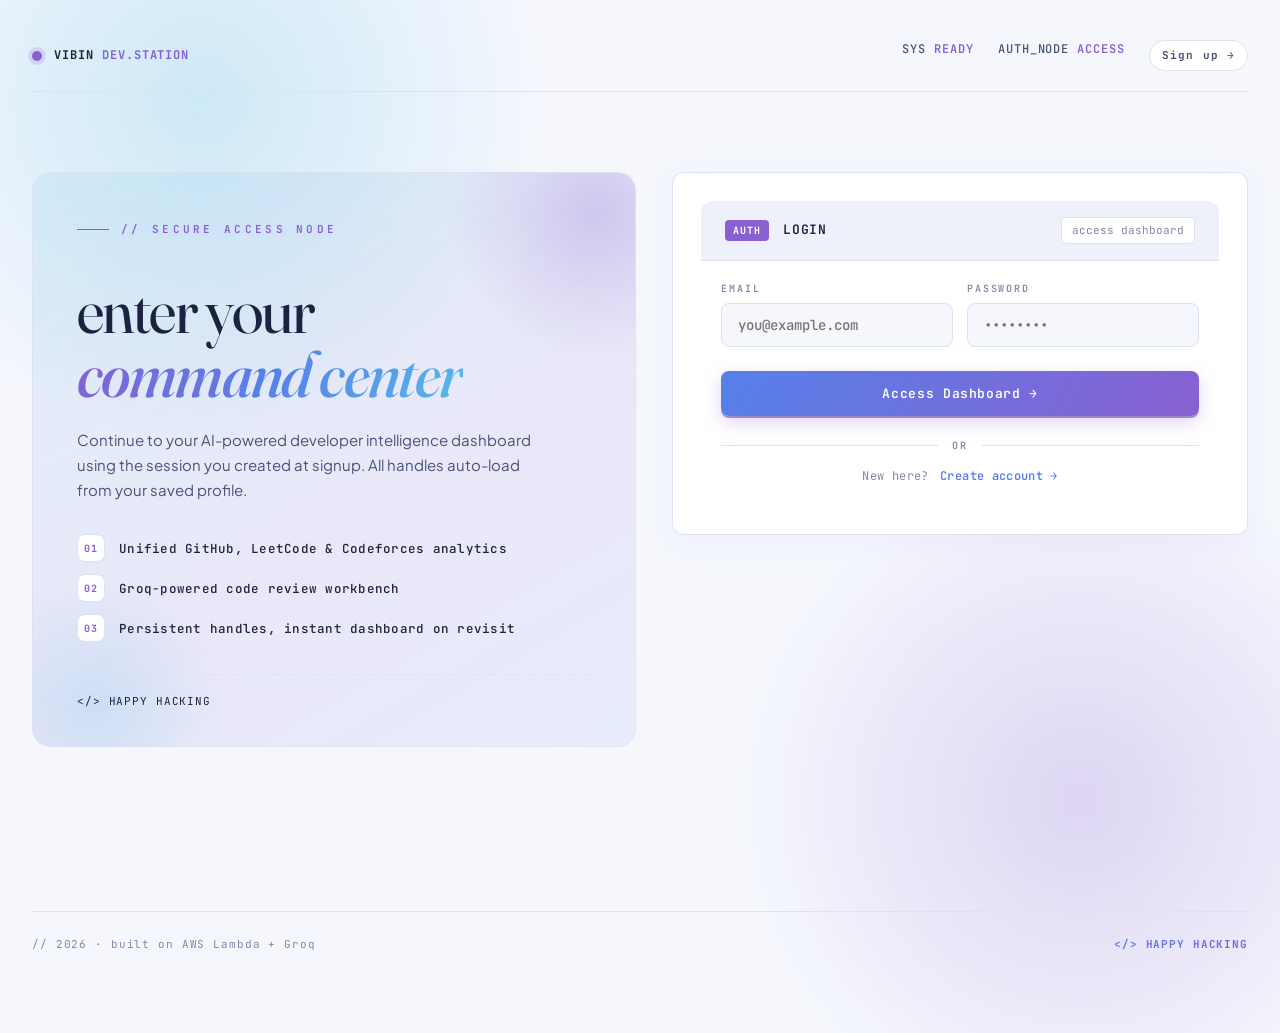
<file: index.html>
<!DOCTYPE html>
<html lang="en">
<head>
<meta charset="UTF-8" />
<meta name="viewport" content="width=device-width, initial-scale=1.0" />
<title>DEV.STATION // Access Node</title>
<link rel="preconnect" href="https://fonts.googleapis.com">
<link rel="preconnect" href="https://fonts.gstatic.com" crossorigin>
<link href="https://fonts.googleapis.com/css2?family=Fraunces:opsz,wght@9..144,400;9..144,500;9..144,700;9..144,900&family=JetBrains+Mono:wght@300;400;500;600;700&family=Plus+Jakarta+Sans:wght@400;500;600;700&display=swap" rel="stylesheet">
<link rel="stylesheet" href="style.css" />
<link rel="icon" href="data:image/svg+xml,<svg xmlns='http://www.w3.org/2000/svg' viewBox='0 0 16 16'><text y='14' font-size='16' fill='%235680E9'>&lt;/&gt;</text></svg>" />
</head>
<body data-page="login">

<div class="wrapper auth-shell">

    <div class="top-bar">
        <div class="logo">
            <span class="logo-dot"></span>
            <span>VIBIN&nbsp;<b style="color:var(--purple);">DEV.STATION</b></span>
        </div>
        <div class="status-bar">
            <span>SYS <b>READY</b></span>
            <span>AUTH_NODE <b>ACCESS</b></span>
            <a class="auth-link-pill" href="signup.html">Sign up &rarr;</a>
        </div>
    </div>

    <div class="auth-split">

        <!-- LEFT: brand pane -->
        <aside class="auth-aside">
            <div class="hero-label">// secure access node</div>
            <h1 class="auth-display">enter your<br><em>command center</em></h1>
            <p class="auth-lede">Continue to your AI-powered developer intelligence dashboard using the session you created at signup. All handles auto-load from your saved profile.</p>

            <ul class="auth-feature-list">
                <li><span class="bullet-tag">01</span><span>Unified GitHub, LeetCode &amp; Codeforces analytics</span></li>
                <li><span class="bullet-tag">02</span><span>Groq-powered code review workbench</span></li>
                <li><span class="bullet-tag">03</span><span>Persistent handles, instant dashboard on revisit</span></li>
            </ul>

            <div class="auth-aside-foot">
                <span class="brand-flair">&lt;/&gt; HAPPY HACKING</span>
            </div>
        </aside>

        <!-- RIGHT: login form -->
        <section class="panel auth-panel">
            <div class="panel-header">
                <div style="display:flex;gap:14px;align-items:center;">
                    <span class="panel-tag">AUTH</span>
                    <span class="panel-title">Login</span>
                </div>
                <span class="panel-meta">access dashboard</span>
            </div>

            <div class="panel-body">
                <form id="loginForm" class="scan-grid auth-grid">
                    <label class="field">
                        <span class="field-label">Email</span>
                        <input type="email" id="loginEmail" placeholder="you@example.com" autocomplete="email" required>
                    </label>
                    <label class="field">
                        <span class="field-label">Password</span>
                        <input type="password" id="loginPassword" placeholder="••••••••" autocomplete="current-password" required>
                    </label>
                    <button type="submit" class="auth-submit">Access Dashboard &rarr;</button>
                </form>

                <div id="loginMsg" class="auth-message"></div>

                <div class="auth-divider"><span>OR</span></div>

                <div class="auth-footer-note">
                    New here?
                    <a href="signup.html">Create account &rarr;</a>
                </div>
            </div>
        </section>

    </div>

    <footer>
        <span>// 2026 &middot; built on AWS Lambda + Groq</span>
        <span class="brand-flair">&lt;/&gt; HAPPY HACKING</span>
    </footer>

</div>

<script src="script.js"></script>

</body>
</html>
</file>
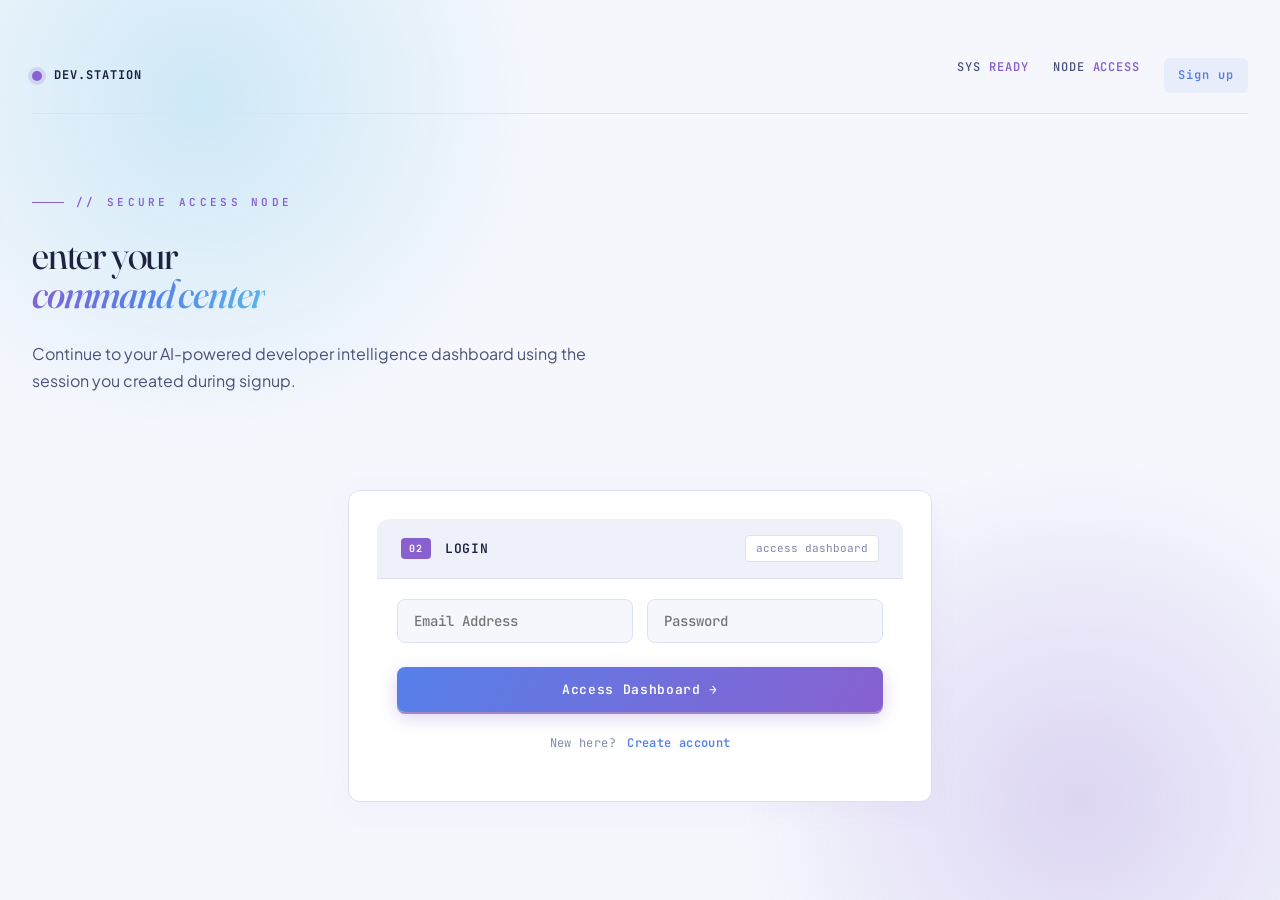
<file: dashboard.html>
<!DOCTYPE html>
<html lang="en">
<head>
<meta charset="UTF-8" />
<meta name="viewport" content="width=device-width, initial-scale=1.0" />
<title>DEV.STATION // Command Center</title>
<link rel="preconnect" href="https://fonts.googleapis.com">
<link rel="preconnect" href="https://fonts.gstatic.com" crossorigin>
<link href="https://fonts.googleapis.com/css2?family=Fraunces:opsz,wght@9..144,400;9..144,500;9..144,700;9..144,900&family=JetBrains+Mono:wght@300;400;500;600;700&family=Plus+Jakarta+Sans:wght@400;500;600;700&display=swap" rel="stylesheet">
<link rel="stylesheet" href="style.css" />
<link rel="icon" href="data:image/svg+xml,<svg xmlns='http://www.w3.org/2000/svg' viewBox='0 0 16 16'><text y='14' font-size='16' fill='%235680E9'>&lt;/&gt;</text></svg>" />
</head>
<body data-page="dashboard">

<div class="wrapper dashboard-shell">

    <div class="top-bar">
        <div class="logo">
            <span class="logo-dot"></span>
            <span>VIBIN&nbsp;<b style="color:var(--purple);">DEV.STATION</b></span>
        </div>
        <div class="status-bar">
            <span>SYS <b>ONLINE</b></span>
            <span>NODE <b>US-EAST-1</b></span>
            <span id="clock">--:--:--</span>
            <button class="logout-btn" onclick="logout()">Logout</button>
        </div>
    </div>

    <section class="hero dashboard-hero">
        <div class="hero-label">// command_center v2.0</div>
        <h1>your dev<br><em>command center</em></h1>
        <p>A personalized developer intelligence platform that loads your saved handles, tracks your public developer footprint, and keeps exploratory scans separate from your identity-driven dashboard.</p>
    </section>

    <!-- ===================================== -->
    <!-- 01 — MY DASHBOARD (auto-loaded)       -->
    <!-- ===================================== -->
    <section class="panel">
        <div class="panel-header">
            <div style="display:flex;gap:14px;align-items:center;">
                <span class="panel-tag">01</span>
                <span class="panel-title">My Dashboard</span>
            </div>
            <span class="panel-meta">auto-loaded profile</span>
        </div>
        <div class="panel-body">
            <div class="dashboard-intro">
                <div>
                    <div class="hero-label" style="margin-bottom:12px;">// persistent session</div>
                    <h2 id="dashboardHeading" class="dashboard-title">loading saved profile...</h2>
                    <p id="dashboardSubtitle" class="dashboard-subtitle">your localStorage profile is being loaded into the active workspace.</p>
                    <div id="sessionMeta" class="profile-chip-row"></div>
                </div>
                <div class="dashboard-sidecard">
                    <div class="dashboard-sidecard-title">Session State</div>
                    <p>Logged-in users move straight into their saved developer identity, with scan data, README stats, and persona output rendered automatically.</p>
                </div>
            </div>

            <div id="myDashboardResult"></div>
            <div id="readmeStats" class="readme-section"></div>
        </div>
    </section>

    <!-- ===================================== -->
    <!-- 02 — EXPLORE DEVELOPERS               -->
    <!-- ===================================== -->
    <section class="panel">
        <div class="panel-header">
            <div style="display:flex;gap:14px;align-items:center;">
                <span class="panel-tag">02</span>
                <span class="panel-title">Explore Developers</span>
            </div>
            <span class="panel-meta">manual profile search</span>
        </div>
        <div class="panel-body">
            <form id="exploreForm">
                <div class="scan-grid">
                    <label class="field">
                        <span class="field-label">GitHub</span>
                        <input type="text" id="exploreGithub" placeholder="username" autocomplete="off">
                    </label>
                    <label class="field">
                        <span class="field-label">LeetCode</span>
                        <input type="text" id="exploreLeetcode" placeholder="username" autocomplete="off">
                    </label>
                    <label class="field">
                        <span class="field-label">Codeforces</span>
                        <input type="text" id="exploreCodeforces" placeholder="handle" autocomplete="off">
                    </label>
                    <button type="submit" id="exploreScanBtn" class="scan-action-btn">Scan Developer &rarr;</button>
                </div>
            </form>

            <div id="exploreStatus" class="auth-message"></div>
            <div id="exploreResult"></div>
        </div>
    </section>

    <!-- ===================================== -->
    <!-- 03 — GITHUB PROFILE SCAN              -->
    <!-- ===================================== -->
    <section class="panel">
        <div class="panel-header">
            <div style="display:flex;gap:14px;align-items:center;">
                <span class="panel-tag">03</span>
                <span class="panel-title">GitHub Profile Scan</span>
            </div>
            <span class="panel-meta">GET /github</span>
        </div>
        <div class="panel-body">
            <div class="input-row">
                <input type="text" id="username" placeholder="enter github username..." autocomplete="off" />
                <button onclick="getProfile()" id="ghBtn" class="indigo">Run Query &rarr;</button>
            </div>
            <div id="result"></div>
        </div>
    </section>

    <!-- ===================================== -->
    <!-- 04 — LEETCODE ANALYTICS               -->
    <!-- ===================================== -->
    <section class="panel">
        <div class="panel-header">
            <div style="display:flex;gap:14px;align-items:center;">
                <span class="panel-tag">04</span>
                <span class="panel-title">LeetCode Analytics</span>
            </div>
            <span class="panel-meta">GET /leetcode</span>
        </div>
        <div class="panel-body">
            <div class="input-row">
                <input type="text" id="leetcodeUsername" placeholder="enter leetcode username..." autocomplete="off" />
                <button onclick="fetchLeetCodeStats()" id="leetBtn" class="indigo">Analyze &rarr;</button>
            </div>
            <div id="leetcodeResult" class="leetcode-result">
                <div class="placeholder">// search a leetcode profile to see analytics</div>
            </div>
        </div>
    </section>

    <!-- ===================================== -->
    <!-- 05 — UPCOMING CONTESTS                -->
    <!-- ===================================== -->
    <section class="panel">
        <div class="panel-header">
            <div style="display:flex;gap:14px;align-items:center;">
                <span class="panel-tag">05</span>
                <span class="panel-title">Upcoming Contests</span>
            </div>
            <span class="panel-meta">GET /contests</span>
        </div>
        <div class="panel-body">
            <button onclick="getContests()" id="contestBtn" class="indigo">Fetch Contests &rarr;</button>
            <div id="contestResult"></div>
        </div>
    </section>

    <!-- ===================================== -->
    <!-- 06 — AI CODE REVIEW WORKBENCH         -->
    <!-- ===================================== -->
    <section class="panel">
        <div class="panel-header">
            <div style="display:flex;gap:14px;align-items:center;">
                <span class="panel-tag">06</span>
                <span class="panel-title">AI Code Review &middot; Workbench</span>
            </div>
            <span class="panel-meta">POST /review &middot; groq</span>
        </div>
        <div class="panel-body">
            <div class="review-workbench">
                <div class="workbench-pane">
                    <div class="pane-header input-pane">
                        <span class="pane-label">your_code.txt</span>
                        <span class="pane-stat" id="codeStats">0 lines &middot; 0 chars</span>
                    </div>
                    <div class="editor-area">
                        <div class="line-gutter" id="lineGutter">1</div>
                        <textarea id="codeInput" class="code-editor" spellcheck="false" placeholder="// paste your code here..."></textarea>
                    </div>
                </div>

                <div class="workbench-pane">
                    <div class="pane-header output-pane">
                        <span class="pane-label">analysis.md</span>
                        <span class="pane-stat" id="reviewStat">idle</span>
                    </div>
                    <div class="review-output" id="reviewResult">
                        <div class="empty-output">
                            <div class="icon">AI</div>
                            <h4>Awaiting input</h4>
                            <p>Paste your code on the left, then hit Analyze. The review will appear here.</p>
                        </div>
                    </div>
                </div>
            </div>
            <div class="workbench-toolbar">
                <span class="toolbar-hint">
                    Tip: press <kbd>Ctrl</kbd>+<kbd>Enter</kbd> to analyze
                </span>
                <button onclick="reviewCode()" id="reviewBtn">Analyze Code &rarr;</button>
            </div>
        </div>
    </section>

    <footer>
        <span>// 2026 &middot; built on AWS Lambda + Groq</span>
        <span class="brand-flair">&lt;/&gt; HAPPY HACKING</span>
    </footer>

</div>

<script src="script.js"></script>

</body>
</html>
</file>
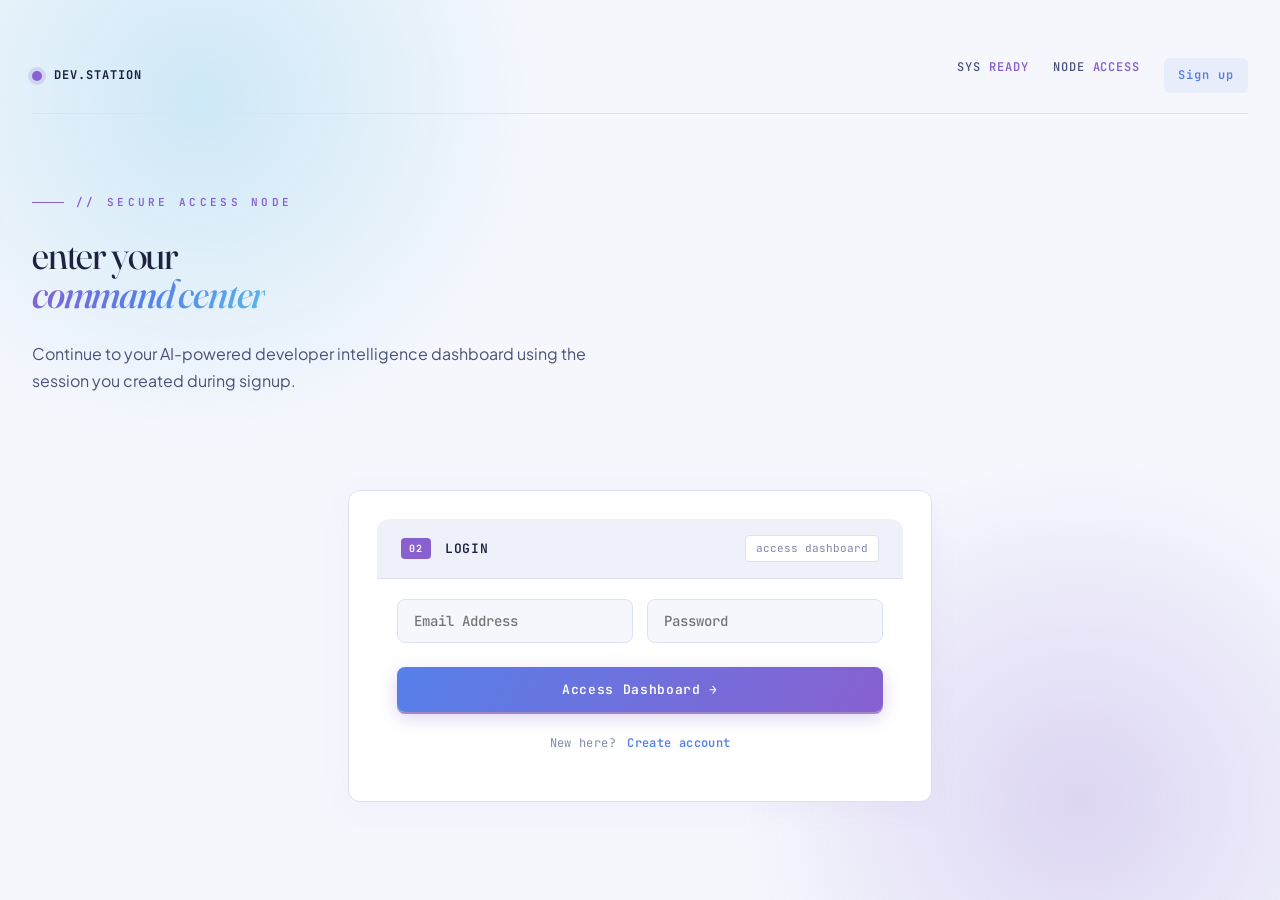
<file: login.html>
<!DOCTYPE html>
<html lang="en">
<head>
<meta charset="UTF-8" />
<meta name="viewport" content="width=device-width, initial-scale=1.0" />
<title>DEV.STATION // Login</title>
<link rel="preconnect" href="https://fonts.googleapis.com">
<link rel="preconnect" href="https://fonts.gstatic.com" crossorigin>
<link href="https://fonts.googleapis.com/css2?family=Fraunces:opsz,wght@9..144,400;9..144,500;9..144,700;9..144,900&family=JetBrains+Mono:wght@300;400;500;600;700&family=Plus+Jakarta+Sans:wght@400;500;600;700&display=swap" rel="stylesheet">
<link rel="stylesheet" href="style.css" />
<link rel="icon" href="data:image/svg+xml,<svg xmlns='http://www.w3.org/2000/svg' viewBox='0 0 16 16'><text y='14' font-size='16' fill='%235680E9'>&lt;/&gt;</text></svg>" />
</head>
<body data-page="login">

<div class="wrapper auth-shell">

    <div class="top-bar">
        <div class="logo">
            <span class="logo-dot"></span>
            <span>DEV.STATION</span>
        </div>
        <div class="status-bar">
            <span>SYS <b>READY</b></span>
            <span>NODE <b>ACCESS</b></span>
            <a class="gh-link auth-link" href="signup.html">Sign up</a>
        </div>
    </div>

    <section class="hero auth-hero">
        <div class="hero-label">// secure access node</div>
        <h1>enter your<br><em>command center</em></h1>
        <p>Continue to your AI-powered developer intelligence dashboard using the session you created during signup.</p>
    </section>

    <section class="panel auth-panel">
        <div class="panel-header">
            <div style="display:flex;gap:14px;align-items:center;">
                <span class="panel-tag">02</span>
                <span class="panel-title">Login</span>
            </div>
            <span class="panel-meta">access dashboard</span>
        </div>

        <div class="panel-body">
            <form id="loginForm" class="scan-grid auth-grid">
                <input type="email" id="loginEmail" placeholder="Email Address" autocomplete="email" required>
                <input type="password" id="loginPassword" placeholder="Password" autocomplete="current-password" required>
                <button type="submit" class="auth-submit">Access Dashboard &rarr;</button>
            </form>

            <div id="loginMsg" class="auth-message"></div>

            <div class="auth-footer-note">
                New here?
                <a href="signup.html">Create account</a>
            </div>
        </div>
    </section>

</div>

<script src="script.js"></script>

</body>
</html>
</file>
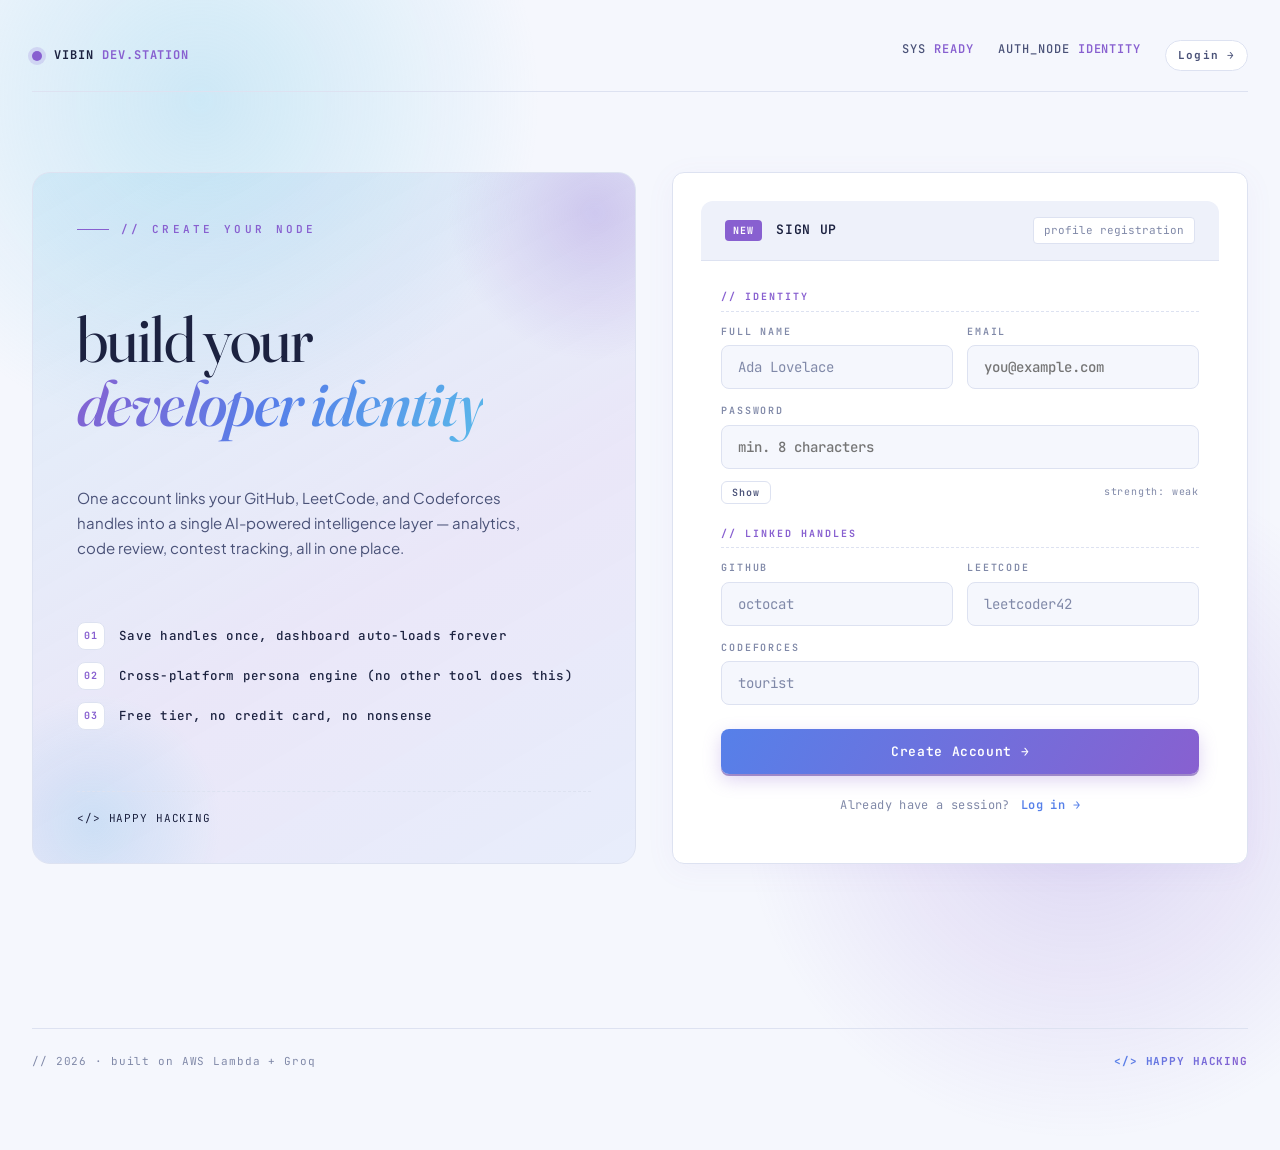
<file: signup.html>
<!DOCTYPE html>
<html lang="en">
<head>
<meta charset="UTF-8" />
<meta name="viewport" content="width=device-width, initial-scale=1.0" />
<title>DEV.STATION // Sign Up</title>
<link rel="preconnect" href="https://fonts.googleapis.com">
<link rel="preconnect" href="https://fonts.gstatic.com" crossorigin>
<link href="https://fonts.googleapis.com/css2?family=Fraunces:opsz,wght@9..144,400;9..144,500;9..144,700;9..144,900&family=JetBrains+Mono:wght@300;400;500;600;700&family=Plus+Jakarta+Sans:wght@400;500;600;700&display=swap" rel="stylesheet">
<link rel="stylesheet" href="style.css" />
<link rel="icon" href="data:image/svg+xml,<svg xmlns='http://www.w3.org/2000/svg' viewBox='0 0 16 16'><text y='14' font-size='16' fill='%235680E9'>&lt;/&gt;</text></svg>" />
</head>
<body data-page="signup">

<div class="wrapper auth-shell">

    <div class="top-bar">
        <div class="logo">
            <span class="logo-dot"></span>
            <span>VIBIN&nbsp;<b style="color:var(--purple);">DEV.STATION</b></span>
        </div>
        <div class="status-bar">
            <span>SYS <b>READY</b></span>
            <span>AUTH_NODE <b>IDENTITY</b></span>
            <a class="auth-link-pill" href="login.html">Login &rarr;</a>
        </div>
    </div>

    <div class="auth-split">

        <aside class="auth-aside">
            <div class="hero-label">// create your node</div>
            <h1 class="auth-display">build your<br><em>developer identity</em></h1>
            <p class="auth-lede">One account links your GitHub, LeetCode, and Codeforces handles into a single AI-powered intelligence layer — analytics, code review, contest tracking, all in one place.</p>

            <ul class="auth-feature-list">
                <li><span class="bullet-tag">01</span><span>Save handles once, dashboard auto-loads forever</span></li>
                <li><span class="bullet-tag">02</span><span>Cross-platform persona engine (no other tool does this)</span></li>
                <li><span class="bullet-tag">03</span><span>Free tier, no credit card, no nonsense</span></li>
            </ul>

            <div class="auth-aside-foot">
                <span class="brand-flair">&lt;/&gt; HAPPY HACKING</span>
            </div>
        </aside>

        <section class="panel auth-panel">
            <div class="panel-header">
                <div style="display:flex;gap:14px;align-items:center;">
                    <span class="panel-tag">NEW</span>
                    <span class="panel-title">Sign Up</span>
                </div>
                <span class="panel-meta">profile registration</span>
            </div>

            <div class="panel-body">
                <form id="signupForm" class="scan-grid auth-grid">

                    <div class="field-group-label">// identity</div>

                    <label class="field">
                        <span class="field-label">Full Name</span>
                        <input type="text" id="name" placeholder="Ada Lovelace" autocomplete="name" required>
                    </label>
                    <label class="field">
                        <span class="field-label">Email</span>
                        <input type="email" id="email" placeholder="you@example.com" autocomplete="email" required>
                    </label>

                    <label class="field field-full">
                        <span class="field-label">Password</span>
                        <input type="password" id="password" placeholder="min. 8 characters" autocomplete="new-password" required>
                        <div class="password-meta">
                            <button type="button" id="togglePwd" class="small-ghost">Show</button>
                            <div id="passwordStrength" class="password-strength">strength: —</div>
                        </div>
                    </label>

                    <div class="field-group-label">// linked handles</div>

                    <label class="field">
                        <span class="field-label">GitHub</span>
                        <input type="text" id="github" placeholder="octocat" autocomplete="username" required>
                    </label>
                    <label class="field">
                        <span class="field-label">LeetCode</span>
                        <input type="text" id="leetcode" placeholder="leetcoder42" required>
                    </label>
                    <label class="field field-full">
                        <span class="field-label">Codeforces</span>
                        <input type="text" id="codeforces" placeholder="tourist" required>
                    </label>

                    <button type="submit" class="auth-submit">Create Account &rarr;</button>
                </form>

                <div id="signupMsg" class="auth-message"></div>

                <div class="auth-footer-note">
                    Already have a session?
                    <a href="login.html">Log in &rarr;</a>
                </div>
            </div>
        </section>

    </div>

    <footer>
        <span>// 2026 &middot; built on AWS Lambda + Groq</span>
        <span class="brand-flair">&lt;/&gt; HAPPY HACKING</span>
    </footer>

</div>

<script src="script.js"></script>

</body>
</html>
</file>
<file: style.css>
:root {
    --indigo: #5680E9;
    --sky:    #5AB9EA;
    --sky-2:  #84CEEB;
    --lilac:  #C1C8E4;
    --purple: #8860D0;

    --bg:       #f5f7fd;
    --bg-soft:  #eef1fa;
    --surface:  #ffffff;
    --ink:      #1c2240;
    --ink-mid:  #4a5278;
    --ink-soft: #8089a8;
    --border:   #dde2f1;
    --border-strong: var(--lilac);
    --success:  #3dbf81;
    --amber:    #f5a623;
    --error:    #e25a78;

    --mono:    'JetBrains Mono', ui-monospace, monospace;
    --sans:    'Plus Jakarta Sans', system-ui, sans-serif;
    --display: 'Fraunces', Georgia, serif;
}

* { box-sizing: border-box; margin: 0; padding: 0; }

html, body {
    background: var(--bg);
    color: var(--ink);
    font-family: var(--sans);
    line-height: 1.55;
}
body {
    min-height: 100vh;
    overflow-x: hidden;
    position: relative;
    padding: 40px 32px 80px;
}

body::before {
    content: '';
    position: fixed;
    top: -300px; left: -200px;
    width: 800px; height: 800px;
    background: radial-gradient(circle, rgba(132, 206, 235, 0.35), transparent 60%);
    pointer-events: none;
    z-index: 0;
    animation: float1 18s ease-in-out infinite;
}
body::after {
    content: '';
    position: fixed;
    bottom: -300px; right: -200px;
    width: 800px; height: 800px;
    background: radial-gradient(circle, rgba(136, 96, 208, 0.22), transparent 60%);
    pointer-events: none;
    z-index: 0;
    animation: float2 22s ease-in-out infinite;
}
@keyframes float1 {
    0%, 100% { transform: translate(0,0); }
    50% { transform: translate(60px, 40px); }
}
@keyframes float2 {
    0%, 100% { transform: translate(0,0); }
    50% { transform: translate(-50px, -30px); }
}

.wrapper { max-width: 1280px; margin: 0 auto; position: relative; z-index: 1; }

.top-bar {
    display: flex;
    justify-content: space-between;
    align-items: center;
    padding-bottom: 20px;
    border-bottom: 1px solid var(--border);
    margin-bottom: 56px;
    font-family: var(--mono);
    font-size: 12px;
    font-weight: 500;
    letter-spacing: 0.08em;
    color: var(--ink-mid);
}
.logo {
    display: flex; align-items: center; gap: 12px;
    color: var(--ink); font-weight: 700;
}
.logo-dot {
    width: 10px; height: 10px;
    background: var(--purple);
    border-radius: 50%;
    box-shadow: 0 0 0 4px rgba(136, 96, 208, 0.18);
    animation: blink 2.4s ease-in-out infinite;
}
@keyframes blink {
    0%, 100% { opacity: 1; }
    50% { opacity: 0.5; }
}
.status-bar { display: flex; gap: 24px; }
.status-bar b { color: var(--purple); font-weight: 600; }

.hero { margin-bottom: 72px; }
.hero-label {
    font-family: var(--mono);
    font-size: 11px;
    color: var(--purple);
    font-weight: 600;
    letter-spacing: 0.3em;
    margin-bottom: 24px;
    display: flex; align-items: center; gap: 12px;
    text-transform: uppercase;
}
.hero-label::before {
    content: '';
    width: 32px; height: 1.5px;
    background: var(--purple);
}
.hero h1 {
    font-family: var(--display);
    font-size: clamp(48px, 8vw, 92px);
    line-height: 0.98;
    letter-spacing: -0.03em;
    font-weight: 400;
    margin-bottom: 28px;
    color: var(--ink);
    font-variation-settings: "opsz" 144;
}
.hero h1 em {
    font-style: italic;
    font-weight: 500;
    background: linear-gradient(120deg, var(--purple), var(--indigo) 50%, var(--sky));
    -webkit-background-clip: text;
    background-clip: text;
    -webkit-text-fill-color: transparent;
}
.hero p {
    max-width: 560px;
    color: var(--ink-mid);
    font-size: 16px;
    line-height: 1.65;
}

.panel {
    background: var(--surface);
    border: 1px solid var(--border);
    border-radius: 12px;
    margin-bottom: 28px;
    position: relative;
    transition: all 0.25s ease;
    box-shadow: 0 1px 2px rgba(28, 34, 64, 0.04);
}
.panel:hover {
    border-color: var(--border-strong);
    box-shadow: 0 8px 32px rgba(136, 96, 208, 0.08);
}

.panel-header {
    display: flex;
    justify-content: space-between;
    align-items: center;
    padding: 16px 24px;
    border-bottom: 1px solid var(--border);
    background: var(--bg-soft);
    border-radius: 12px 12px 0 0;
}
.panel-tag {
    font-family: var(--mono);
    background: var(--purple);
    color: white;
    font-size: 10px;
    font-weight: 700;
    letter-spacing: 0.1em;
    padding: 3px 8px;
    border-radius: 4px;
}
.panel-title {
    font-family: var(--mono);
    font-size: 13px;
    font-weight: 600;
    letter-spacing: 0.05em;
    color: var(--ink);
    text-transform: uppercase;
}
.panel-meta {
    font-family: var(--mono);
    font-size: 11px;
    color: var(--ink-soft);
    background: var(--surface);
    padding: 4px 10px;
    border-radius: 4px;
    border: 1px solid var(--border);
}
.panel-body { padding: 28px 24px; }

.input-row { display: flex; gap: 12px; margin-bottom: 4px; }
input[type="text"], input[type="email"], input[type="password"], textarea {
    flex: 1;
    background: var(--bg);
    border: 1.5px solid var(--border);
    color: var(--ink);
    padding: 12px 16px;
    font-family: var(--mono);
    font-size: 14px;
    font-weight: 500;
    outline: none;
    border-radius: 8px;
    transition: all 0.2s ease;
}
input[type="text"]::placeholder, textarea::placeholder {
    color: var(--ink-soft);
    font-weight: 400;
}
input[type="text"]:focus, textarea:focus {
    border-color: var(--indigo);
    background: var(--surface);
    box-shadow: 0 0 0 3px rgba(86, 128, 233, 0.15);
}

button {
    background: var(--purple);
    border: none;
    color: white;
    padding: 12px 24px;
    font-family: var(--mono);
    font-size: 13px;
    font-weight: 600;
    letter-spacing: 0.05em;
    cursor: pointer;
    border-radius: 8px;
    transition: all 0.2s ease;
    white-space: nowrap;
    box-shadow: 0 2px 0 rgba(86, 50, 156, 0.6), 0 4px 12px rgba(136, 96, 208, 0.25);
}
button:hover {
    transform: translateY(-1px);
    box-shadow: 0 3px 0 rgba(86, 50, 156, 0.6), 0 8px 20px rgba(136, 96, 208, 0.35);
}
button:active { transform: translateY(1px); }
button:disabled {
    opacity: 0.6;
    cursor: not-allowed;
    pointer-events: none;
    box-shadow: none;
}
button.indigo {
    background: var(--indigo);
    box-shadow: 0 2px 0 rgba(54, 81, 175, 0.6), 0 4px 12px rgba(86, 128, 233, 0.25);
}
button.indigo:hover {
    box-shadow: 0 3px 0 rgba(54, 81, 175, 0.6), 0 8px 20px rgba(86, 128, 233, 0.35);
}

.result-block { margin-top: 24px; animation: fadeIn 0.35s ease; }
@keyframes fadeIn {
    from { opacity: 0; transform: translateY(6px); }
    to { opacity: 1; transform: translateY(0); }
}

.gh-card {
    display: grid;
    grid-template-columns: 120px 1fr;
    gap: 28px;
    padding: 24px;
    background: linear-gradient(135deg, var(--bg-soft), var(--surface));
    border: 1px solid var(--border);
    border-radius: 10px;
    align-items: center;
}
.gh-avatar {
    width: 120px; height: 120px;
    border-radius: 50%;
    overflow: hidden;
    border: 3px solid var(--surface);
    box-shadow: 0 4px 16px rgba(136, 96, 208, 0.2), 0 0 0 2px var(--purple);
}
.gh-avatar img { width: 100%; height: 100%; object-fit: cover; display: block; }
.gh-name {
    font-family: var(--display);
    font-size: 28px;
    font-weight: 500;
    margin-bottom: 2px;
    letter-spacing: -0.01em;
    color: var(--ink);
    font-variation-settings: "opsz" 36;
}
.gh-username {
    font-family: var(--mono);
    color: var(--indigo);
    font-size: 13px;
    font-weight: 500;
    margin-bottom: 20px;
}
.gh-username::before { content: '@'; opacity: 0.6; }
.gh-stats { display: flex; gap: 32px; margin-bottom: 20px; }
.gh-stat-label {
    font-family: var(--mono);
    font-size: 10px;
    color: var(--ink-soft);
    letter-spacing: 0.15em;
    text-transform: uppercase;
    margin-bottom: 4px;
    font-weight: 500;
}
.gh-stat-value {
    font-family: var(--display);
    font-size: 28px;
    font-weight: 600;
    color: var(--purple);
    font-variant-numeric: tabular-nums;
    font-variation-settings: "opsz" 36;
    line-height: 1;
}
.gh-link {
    display: inline-flex;
    align-items: center;
    gap: 8px;
    color: var(--indigo);
    text-decoration: none;
    font-family: var(--mono);
    font-size: 12px;
    font-weight: 600;
    padding: 8px 14px;
    border-radius: 6px;
    background: rgba(86, 128, 233, 0.08);
    transition: all 0.2s;
}
.gh-link:hover { background: var(--indigo); color: white; }

.contest-rail {
    display: flex;
    gap: 16px;
    overflow-x: auto;
    padding: 4px 4px 16px;
    scrollbar-width: thin;
    scrollbar-color: var(--lilac) transparent;
}
.contest-rail::-webkit-scrollbar { height: 6px; }
.contest-rail::-webkit-scrollbar-track { background: var(--bg-soft); border-radius: 3px; }
.contest-rail::-webkit-scrollbar-thumb { background: var(--lilac); border-radius: 3px; }
.contest-card {
    min-width: 280px;
    max-width: 280px;
    background: var(--surface);
    border: 1px solid var(--border);
    border-radius: 10px;
    padding: 20px;
    flex-shrink: 0;
    transition: all 0.25s ease;
    position: relative;
}
.contest-card:hover {
    border-color: var(--sky);
    transform: translateY(-4px);
    box-shadow: 0 12px 32px rgba(90, 185, 234, 0.18);
}
.contest-phase {
    display: inline-block;
    font-family: var(--mono);
    font-size: 10px;
    font-weight: 700;
    letter-spacing: 0.1em;
    padding: 4px 10px;
    margin-bottom: 14px;
    text-transform: uppercase;
    border-radius: 4px;
}
.phase-BEFORE  { background: rgba(132, 206, 235, 0.25); color: #2d7da6; }
.phase-CODING  { background: rgba(61, 191, 129, 0.18); color: #2a8c5a; animation: pulseGreen 1.6s infinite; }
.phase-FINISHED{ background: var(--bg-soft); color: var(--ink-soft); }
.phase-default { background: rgba(136, 96, 208, 0.15); color: var(--purple); }
@keyframes pulseGreen {
    0%, 100% { box-shadow: 0 0 0 0 rgba(61, 191, 129, 0.4); }
    50% { box-shadow: 0 0 0 6px rgba(61, 191, 129, 0); }
}
.contest-name {
    font-family: var(--sans);
    font-size: 15px;
    font-weight: 600;
    line-height: 1.4;
    margin-bottom: 18px;
    min-height: 42px;
    color: var(--ink);
}
.contest-duration {
    font-family: var(--mono);
    font-size: 11px;
    color: var(--ink-soft);
    letter-spacing: 0.1em;
    text-transform: uppercase;
    padding-top: 14px;
    border-top: 1px dashed var(--border);
}
.contest-duration b {
    color: var(--indigo);
    font-weight: 700;
    font-size: 16px;
    display: block;
    margin-top: 4px;
    letter-spacing: 0;
    text-transform: none;
    font-family: var(--display);
    font-variation-settings: "opsz" 24;
}

/* AI REVIEW WORKBENCH (pythontutor-style) */
.review-workbench {
    display: grid;
    grid-template-columns: 1fr 1fr;
    gap: 18px;
    margin-bottom: 20px;
    min-height: 580px;
}
.workbench-pane {
    display: flex;
    flex-direction: column;
    background: var(--surface);
    border: 1.5px solid var(--border);
    border-radius: 10px;
    overflow: hidden;
    transition: border-color 0.2s;
}
.workbench-pane:focus-within { border-color: var(--indigo); }
.pane-header {
    display: flex;
    justify-content: space-between;
    align-items: center;
    padding: 12px 16px;
    background: var(--bg-soft);
    border-bottom: 1px solid var(--border);
    font-family: var(--mono);
    font-size: 11px;
    font-weight: 600;
    letter-spacing: 0.08em;
    text-transform: uppercase;
    color: var(--ink-mid);
}
.pane-header .pane-label { display: flex; align-items: center; gap: 8px; }
.pane-header .pane-label::before {
    content: '';
    width: 8px; height: 8px;
    border-radius: 50%;
    background: var(--purple);
}
.pane-header.input-pane .pane-label::before { background: var(--indigo); }
.pane-header.output-pane .pane-label::before { background: var(--purple); }
.pane-stat { color: var(--ink-soft); font-weight: 500; font-size: 10px; }

.editor-area {
    flex: 1;
    position: relative;
    display: flex;
    overflow: hidden;
}
.line-gutter {
    background: var(--bg);
    color: var(--ink-soft);
    font-family: var(--mono);
    font-size: 13px;
    line-height: 1.7;
    padding: 18px 10px 18px 14px;
    text-align: right;
    user-select: none;
    border-right: 1px solid var(--border);
    min-width: 44px;
    font-variant-numeric: tabular-nums;
    overflow: hidden;
    white-space: pre;
}
.code-editor {
    flex: 1;
    background: var(--surface);
    border: none;
    outline: none;
    padding: 18px;
    font-family: var(--mono);
    font-size: 13px;
    line-height: 1.7;
    color: var(--ink);
    resize: none;
    width: 100%;
    height: 100%;
    border-radius: 0;
    white-space: pre;
    overflow: auto;
    tab-size: 4;
}
.code-editor:focus { box-shadow: none; }

.review-output {
    flex: 1;
    overflow-y: auto;
    padding: 20px 22px;
    font-family: var(--sans);
    font-size: 14px;
    line-height: 1.7;
    color: var(--ink);
    white-space: normal;
    word-break: break-word;
    scrollbar-width: thin;
    scrollbar-color: var(--lilac) transparent;
}
.review-output::-webkit-scrollbar { width: 8px; }
.review-output::-webkit-scrollbar-thumb { background: var(--lilac); border-radius: 4px; }
.review-output h3 {
    font-family: var(--display);
    font-weight: 600;
    font-size: 17px;
    margin: 18px 0 8px;
    color: var(--purple);
    font-variation-settings: "opsz" 24;
}
.review-output h3:first-child { margin-top: 0; }
.review-output strong { color: var(--purple); font-weight: 700; }
.review-output em { color: var(--indigo); font-style: normal; font-weight: 600; }
.review-output code {
    background: rgba(86, 128, 233, 0.1);
    color: var(--indigo);
    padding: 2px 6px;
    border-radius: 4px;
    font-family: var(--mono);
    font-size: 12.5px;
    font-weight: 500;
}
.review-output pre {
    background: var(--bg-soft);
    border: 1px solid var(--border);
    padding: 12px 14px;
    border-radius: 6px;
    overflow-x: auto;
    margin: 10px 0;
    font-family: var(--mono);
    font-size: 12.5px;
    line-height: 1.6;
}
.review-output ul, .review-output ol { padding-left: 22px; margin: 6px 0 12px; }
.review-output li { margin-bottom: 4px; }
.review-output p { margin-bottom: 8px; }

.empty-output {
    height: 100%;
    display: flex;
    flex-direction: column;
    align-items: center;
    justify-content: center;
    color: var(--ink-soft);
    gap: 14px;
    padding: 40px 24px;
    text-align: center;
}
.empty-output .icon {
    width: 56px; height: 56px;
    border-radius: 50%;
    background: linear-gradient(135deg, var(--sky-2), var(--purple));
    display: flex; align-items: center; justify-content: center;
    color: white; font-size: 18px;
    font-family: var(--mono);
    font-weight: 700;
    letter-spacing: 0.05em;
    opacity: 0.9;
}
.empty-output h4 {
    font-family: var(--display);
    font-size: 19px;
    color: var(--ink);
    font-weight: 600;
    font-variation-settings: "opsz" 24;
}
.empty-output p {
    font-family: var(--mono);
    font-size: 12px;
    letter-spacing: 0.05em;
    color: var(--ink-soft);
    max-width: 280px;
}

.workbench-toolbar {
    display: flex;
    justify-content: space-between;
    align-items: center;
    gap: 12px;
    padding-top: 4px;
    flex-wrap: wrap;
}
.toolbar-hint {
    font-family: var(--mono);
    font-size: 11px;
    color: var(--ink-soft);
    letter-spacing: 0.05em;
}
.toolbar-hint kbd {
    background: var(--surface);
    border: 1px solid var(--border);
    border-bottom-width: 2px;
    border-radius: 4px;
    padding: 2px 6px;
    font-size: 10px;
    font-weight: 600;
    color: var(--ink-mid);
    margin: 0 2px;
}

.status-msg {
    padding: 14px 18px;
    border: 1px solid var(--border);
    background: var(--bg-soft);
    font-family: var(--mono);
    font-size: 12px;
    color: var(--ink-mid);
    margin-top: 14px;
    border-radius: 8px;
    display: flex;
    align-items: center;
    gap: 12px;
}
.status-msg.inline { margin: 0; }
.status-msg.error {
    border-color: var(--error);
    background: rgba(226, 90, 120, 0.08);
    color: var(--error);
}
.ascii-loader {
    color: var(--purple);
    font-weight: 700;
    letter-spacing: 0.15em;
}

/* ===================== */
/* LEETCODE PANEL */
/* ===================== */
.leetcode-result { margin-top: 18px; min-height: 80px; }

.leetcode-card {
    padding: 26px;
    background: linear-gradient(135deg, var(--bg-soft), var(--surface));
    border: 1px solid var(--border);
    border-radius: 10px;
    animation: fadeIn 0.4s ease;
}
.leetcode-card h3 {
    font-family: var(--display);
    font-size: 26px;
    font-weight: 500;
    color: var(--ink);
    margin-bottom: 20px;
    letter-spacing: -0.01em;
    font-variation-settings: "opsz" 36;
    display: flex;
    align-items: baseline;
    gap: 6px;
}
.leetcode-card h3::before {
    content: '@';
    color: var(--indigo);
    opacity: 0.55;
    font-family: var(--mono);
    font-size: 17px;
    font-weight: 500;
}

.leetcode-stats {
    display: grid;
    grid-template-columns: repeat(auto-fit, minmax(140px, 1fr));
    gap: 12px;
}
.stat-box {
    background: var(--surface);
    border: 1px solid var(--border);
    border-radius: 8px;
    padding: 14px 16px;
    font-family: var(--mono);
    font-size: 10px;
    color: var(--ink-soft);
    letter-spacing: 0.15em;
    text-transform: uppercase;
    font-weight: 500;
    transition: all 0.2s ease;
}
.stat-box:hover {
    border-color: var(--border-strong);
    transform: translateY(-2px);
    box-shadow: 0 6px 18px rgba(136, 96, 208, 0.1);
}
.stat-box span {
    display: block;
    margin-top: 8px;
    font-family: var(--display);
    font-size: 26px;
    font-weight: 600;
    color: var(--purple);
    letter-spacing: 0;
    text-transform: none;
    font-variant-numeric: tabular-nums;
    font-variation-settings: "opsz" 36;
    line-height: 1.1;
}

/* difficulty color coding: relies on JS render order
   (Total, Easy, Medium, Hard, Ranking, Acceptance) */
.stat-box:nth-child(2) span { color: var(--success); }
.stat-box:nth-child(3) span { color: var(--amber); }
.stat-box:nth-child(4) span { color: var(--error); }
.stat-box:nth-child(5) span { color: var(--indigo); }
.stat-box:nth-child(6) span { color: var(--sky); }

/* placeholder shown before any search */
.placeholder {
    color: var(--ink-soft);
    font-family: var(--mono);
    font-size: 12px;
    letter-spacing: 0.05em;
    text-align: center;
    padding: 28px 16px;
    background: var(--bg-soft);
    border: 1px dashed var(--border);
    border-radius: 8px;
}

/* loading / error states rendered by fetchLeetCodeStats() */
.loading {
    color: var(--indigo);
    font-family: var(--mono);
    font-size: 12px;
    padding: 14px 18px;
    border: 1px solid var(--border);
    border-radius: 8px;
    background: var(--bg-soft);
    letter-spacing: 0.05em;
}
.error-message {
    color: var(--error);
    font-family: var(--mono);
    font-size: 12px;
    padding: 14px 18px;
    border: 1px solid var(--error);
    background: rgba(226, 90, 120, 0.08);
    border-radius: 8px;
    letter-spacing: 0.05em;
}

footer {
    margin-top: 80px;
    padding-top: 24px;
    border-top: 1px solid var(--border);
    font-family: var(--mono);
    font-size: 11px;
    color: var(--ink-soft);
    letter-spacing: 0.08em;
    display: flex;
    justify-content: space-between;
    flex-wrap: wrap;
    gap: 16px;
}
footer .brand-flair {
    background: linear-gradient(90deg, var(--indigo), var(--purple));
    -webkit-background-clip: text;
    background-clip: text;
    -webkit-text-fill-color: transparent;
    font-weight: 700;
}

@media (max-width: 900px) {
    .review-workbench { grid-template-columns: 1fr; min-height: auto; }
    .workbench-pane { min-height: 340px; }
    .dashboard-intro { grid-template-columns: 1fr; }
}
@media (max-width: 720px) {
    body { padding: 24px 16px 60px; }
    .top-bar { flex-direction: column; gap: 14px; align-items: flex-start; }
    .gh-card { grid-template-columns: 1fr; text-align: center; }
    .gh-avatar { margin: 0 auto; }
    .gh-stats { justify-content: center; }
    .input-row { flex-direction: column; }
    .panel-body { padding: 20px 16px; }
    .hero h1 { font-size: 44px; }
    .dashboard-title { font-size: 34px; }
    .readme-grid { grid-template-columns: 1fr; }
    .profile-chip-row { gap: 8px; }
    .profile-chip { width: 100%; text-align: center; }
}
/* ===================== */
/* DEVELOPER SCAN PANEL */
/* ===================== */

.scan-grid {
    display: grid;
    grid-template-columns: repeat(auto-fit, minmax(220px, 1fr));
    gap: 12px;
    margin-bottom: 22px;
}

.scan-card {
    padding: 28px;
    background:
        linear-gradient(
            135deg,
            var(--bg-soft),
            var(--surface)
        );

    border: 1px solid var(--border);
    border-radius: 12px;

    animation: fadeIn 0.35s ease;
}

.scan-top {
    display: flex;
    gap: 22px;
    align-items: center;
    margin-bottom: 26px;
}

.scan-avatar {
    width: 96px;
    height: 96px;
    border-radius: 50%;
    overflow: hidden;

    border: 3px solid var(--surface);

    box-shadow:
        0 4px 18px rgba(136, 96, 208, 0.18),
        0 0 0 2px var(--purple);
}

.scan-avatar img {
    width: 100%;
    height: 100%;
    object-fit: cover;
}

.scan-name {
    font-family: var(--display);
    font-size: 32px;
    font-weight: 600;
    color: var(--ink);

    font-variation-settings: "opsz" 36;
}

.scan-username {
    margin-top: 4px;

    font-family: var(--mono);
    font-size: 12px;

    color: var(--indigo);

    letter-spacing: 0.08em;
}

.scan-stats {
    display: grid;

    grid-template-columns:
        repeat(auto-fit, minmax(160px, 1fr));

    gap: 14px;

    margin-bottom: 22px;
}

.scan-stat {
    background: var(--surface);

    border: 1px solid var(--border);

    border-radius: 10px;

    padding: 16px;
}

.scan-stat-label {
    font-family: var(--mono);

    font-size: 10px;

    text-transform: uppercase;

    letter-spacing: 0.15em;

    color: var(--ink-soft);

    margin-bottom: 8px;
}

.scan-stat-value {
    font-family: var(--display);

    font-size: 30px;

    color: var(--purple);

    font-weight: 600;

    line-height: 1;

    font-variation-settings: "opsz" 36;
}

.persona-list {
    display: flex;
    flex-wrap: wrap;
    gap: 10px;
}

.persona-badge {
    padding: 10px 14px;

    border-radius: 999px;

    background:
        linear-gradient(
            135deg,
            var(--purple),
            var(--indigo)
        );

    color: white;

    font-family: var(--mono);

    font-size: 11px;

    letter-spacing: 0.06em;

    text-transform: uppercase;

    box-shadow:
        0 6px 18px rgba(136, 96, 208, 0.22);
}

.auth-shell {
    max-width: 880px;
    margin: 0 auto;
    min-height: calc(100vh - 120px);
    display: flex;
    flex-direction: column;
    justify-content: center;
    gap: 24px;
}

.auth-hero { text-align: left; }
.auth-panel { padding: 28px; box-shadow: 0 6px 30px rgba(136,96,208,0.06); }
.auth-panel .panel-body { padding: 20px; }
.auth-hero h1 { font-size: 40px; }

/* Password helpers for signup/login */
.password-meta {
    display: flex;
    gap: 10px;
    align-items: center;
    margin-top: 8px;
}
.password-strength {
    font-family: var(--mono);
    font-size: 12px;
    color: var(--ink-soft);
}
.small-ghost {
    background: transparent;
    border: 1px solid var(--border);
    color: var(--indigo);
    padding: 6px 10px;
    border-radius: 6px;
    font-family: var(--mono);
    font-size: 12px;
    cursor: pointer;
}
.small-ghost:hover { background: rgba(86,128,233,0.06); }

.auth-hero,
.dashboard-hero {
    max-width: 860px;
}

.auth-panel {
    max-width: 860px;
    margin-left: auto;
    margin-right: auto;
}

.auth-grid {
    grid-template-columns: repeat(auto-fit, minmax(220px, 1fr));
    gap: 14px;
}

.auth-submit {
    grid-column: 1 / -1;
    width: 100%;
}

.auth-message {
    margin-top: 16px;
}

.auth-footer-note {
    margin-top: 18px;
    font-family: var(--mono);
    font-size: 12px;
    color: var(--ink-soft);
}

.auth-footer-note a,
.auth-link {
    color: var(--indigo);
    text-decoration: none;
}

.dashboard-intro {
    display: grid;
    grid-template-columns: minmax(0, 1.35fr) minmax(260px, 0.65fr);
    gap: 18px;
    margin-bottom: 24px;
}

.dashboard-title {
    font-family: var(--display);
    font-size: clamp(32px, 4vw, 48px);
    line-height: 1.05;
    color: var(--ink);
    letter-spacing: -0.03em;
    font-weight: 500;
    margin-bottom: 12px;
    font-variation-settings: "opsz" 48;
}

.dashboard-subtitle {
    max-width: 640px;
    color: var(--ink-mid);
    font-family: var(--sans);
    line-height: 1.65;
    margin-bottom: 14px;
}

.dashboard-sidecard {
    padding: 20px;
    border: 1px solid var(--border);
    border-radius: 10px;
    background: linear-gradient(135deg, var(--bg-soft), var(--surface));
}

.dashboard-sidecard-title {
    font-family: var(--mono);
    font-size: 11px;
    text-transform: uppercase;
    letter-spacing: 0.16em;
    color: var(--purple);
    margin-bottom: 10px;
    font-weight: 700;
}

.dashboard-sidecard p {
    font-family: var(--mono);
    font-size: 12px;
    line-height: 1.7;
    color: var(--ink-mid);
}

.profile-chip-row {
    display: flex;
    flex-wrap: wrap;
    gap: 10px;
}

.profile-chip {
    padding: 8px 12px;
    border-radius: 999px;
    background: rgba(86, 128, 233, 0.08);
    border: 1px solid rgba(86, 128, 233, 0.2);
    color: var(--indigo);
    font-family: var(--mono);
    font-size: 11px;
    letter-spacing: 0.06em;
}

.readme-section {
    margin-top: 6px;
}

.readme-grid {
    display: grid;
    grid-template-columns: repeat(auto-fit, minmax(280px, 1fr));
    gap: 14px;
}

.readme-card {
    padding: 14px;
    background: linear-gradient(135deg, var(--bg-soft), var(--surface));
    border: 1px solid var(--border);
    border-radius: 10px;
}

.readme-card-label {
    font-family: var(--mono);
    font-size: 10px;
    text-transform: uppercase;
    letter-spacing: 0.18em;
    color: var(--ink-soft);
    margin-bottom: 10px;
}

.readme-card img {
    width: 100%;
    display: block;
    border-radius: 8px;
}

.scan-card-compact .scan-stats {
    margin-bottom: 18px;
}

.scan-copy {
    min-width: 0;
}

.scan-kicker {
    font-family: var(--mono);
    font-size: 10px;
    text-transform: uppercase;
    letter-spacing: 0.18em;
    color: var(--ink-soft);
    margin-bottom: 8px;
}

.scan-summary {
    margin: 10px 0 14px;
    font-family: var(--sans);
    color: var(--ink-mid);
    line-height: 1.6;
}

.scan-copy .gh-link {
    margin-top: 2px;
}

.scan-card .placeholder {
    width: 100%;
    text-align: left;
}
/* ========================================================== */
/* DEV.STATION — ADDITIONS for polished auth + dashboard pages */
/* Append to end of your existing style.css                    */
/* ========================================================== */

/* shared auth shell */
.auth-shell { max-width: 1240px; }

.auth-link-pill {
    font-family: var(--mono);
    font-size: 11px;
    font-weight: 700;
    letter-spacing: 0.1em;
    padding: 6px 12px;
    border-radius: 999px;
    border: 1px solid var(--border);
    color: var(--ink-mid);
    text-decoration: none;
    background: var(--surface);
    transition: all 0.2s ease;
}
.auth-link-pill:hover {
    color: var(--indigo);
    border-color: var(--indigo);
    transform: translateY(-1px);
}

/* split layout: brand pane on left, form on right */
.auth-split {
    display: grid;
    grid-template-columns: 1.05fr 1fr;
    gap: 36px;
    align-items: stretch;
    margin-bottom: 60px;
}
@media (max-width: 900px) {
    .auth-split { grid-template-columns: 1fr; gap: 28px; }
}

/* brand/aside pane */
.auth-aside {
    background: linear-gradient(150deg,
        rgba(132, 206, 235, 0.18),
        rgba(136, 96, 208, 0.10) 60%,
        rgba(86, 128, 233, 0.08));
    border: 1px solid var(--border);
    border-radius: 18px;
    padding: 48px 44px 36px;
    display: flex;
    flex-direction: column;
    justify-content: space-between;
    position: relative;
    overflow: hidden;
}
.auth-aside::before {
    content: '';
    position: absolute;
    top: -120px; right: -120px;
    width: 320px; height: 320px;
    background: radial-gradient(circle, rgba(136, 96, 208, 0.25), transparent 65%);
    pointer-events: none;
}
.auth-aside::after {
    content: '';
    position: absolute;
    bottom: -100px; left: -80px;
    width: 280px; height: 280px;
    background: radial-gradient(circle, rgba(90, 185, 234, 0.2), transparent 65%);
    pointer-events: none;
}
.auth-aside > * { position: relative; z-index: 1; }

.auth-display {
    font-family: var(--display);
    font-size: clamp(40px, 6.5vw, 64px);
    font-weight: 400;
    line-height: 1.0;
    letter-spacing: -0.025em;
    margin: 16px 0 22px;
    color: var(--ink);
    font-variation-settings: "opsz" 96;
}
.auth-display em {
    font-style: italic;
    font-weight: 500;
    background: linear-gradient(120deg, var(--purple), var(--indigo) 50%, var(--sky));
    -webkit-background-clip: text;
    background-clip: text;
    -webkit-text-fill-color: transparent;
}

.auth-lede {
    color: var(--ink-mid);
    font-size: 15px;
    line-height: 1.65;
    max-width: 460px;
    margin-bottom: 32px;
}

.auth-feature-list {
    list-style: none;
    padding: 0;
    margin: 0 0 32px;
    display: flex;
    flex-direction: column;
    gap: 12px;
}
.auth-feature-list li {
    display: flex;
    align-items: center;
    gap: 14px;
    font-family: var(--mono);
    font-size: 12.5px;
    color: var(--ink);
    font-weight: 500;
    letter-spacing: 0.02em;
}
.bullet-tag {
    flex-shrink: 0;
    width: 28px; height: 28px;
    border-radius: 8px;
    background: var(--surface);
    border: 1px solid var(--border);
    display: inline-flex;
    align-items: center;
    justify-content: center;
    font-family: var(--mono);
    font-size: 10px;
    font-weight: 700;
    letter-spacing: 0.1em;
    color: var(--purple);
}

.auth-aside-foot {
    padding-top: 18px;
    border-top: 1px dashed var(--border);
    font-family: var(--mono);
    font-size: 11px;
    letter-spacing: 0.08em;
}

/* form panel */
.auth-panel {
    align-self: start;
    margin-bottom: 0;
}
.auth-grid {
    display: grid !important;
    grid-template-columns: 1fr 1fr;
    gap: 14px !important;
}
.auth-grid > .field-full,
.auth-grid > .field-group-label,
.auth-grid > .auth-submit,
.auth-grid > #passwordStrength {
    grid-column: 1 / -1;
}
@media (max-width: 540px) {
    .auth-grid { grid-template-columns: 1fr; }
}

/* per-field stack with label above input */
.field {
    display: flex;
    flex-direction: column;
    gap: 6px;
}
.field-label {
    font-family: var(--mono);
    font-size: 10px;
    font-weight: 600;
    letter-spacing: 0.18em;
    text-transform: uppercase;
    color: var(--ink-soft);
}
.field input[type="text"],
.field input[type="email"],
.field input[type="password"] {
    width: 100%;
    margin: 0;
}

.field-group-label {
    font-family: var(--mono);
    font-size: 10px;
    font-weight: 700;
    letter-spacing: 0.2em;
    text-transform: uppercase;
    color: var(--purple);
    margin: 8px 0 -2px;
    padding-bottom: 6px;
    border-bottom: 1px dashed var(--border);
}

/* password meta row */
.password-meta {
    display: flex;
    justify-content: space-between;
    align-items: center;
    margin-top: 6px;
    gap: 12px;
}
.small-ghost {
    background: transparent;
    color: var(--ink-mid);
    border: 1px solid var(--border);
    padding: 4px 10px;
    font-family: var(--mono);
    font-size: 10px;
    font-weight: 600;
    letter-spacing: 0.08em;
    border-radius: 6px;
    box-shadow: none;
    cursor: pointer;
    transition: all 0.2s;
}
.small-ghost:hover {
    color: var(--indigo);
    border-color: var(--indigo);
    transform: none;
    box-shadow: none;
}
.password-strength {
    font-family: var(--mono);
    font-size: 10px;
    color: var(--ink-soft);
    letter-spacing: 0.08em;
}

/* submit button */
.auth-submit {
    background: linear-gradient(120deg, var(--indigo), var(--purple));
    box-shadow: 0 2px 0 rgba(86, 50, 156, 0.5), 0 6px 18px rgba(136, 96, 208, 0.28);
    padding: 14px 24px;
    font-size: 13px;
    margin-top: 10px;
    width: 100%;
}
.auth-submit:hover {
    box-shadow: 0 3px 0 rgba(86, 50, 156, 0.5), 0 10px 24px rgba(136, 96, 208, 0.4);
}

/* divider */
.auth-divider {
    position: relative;
    text-align: center;
    margin: 22px 0 14px;
    font-family: var(--mono);
    font-size: 10px;
    font-weight: 600;
    letter-spacing: 0.2em;
    color: var(--ink-soft);
}
.auth-divider::before {
    content: '';
    position: absolute;
    top: 50%; left: 0; right: 0;
    height: 1px;
    background: var(--border);
    z-index: 0;
}
.auth-divider span {
    position: relative;
    background: var(--surface);
    padding: 0 14px;
    z-index: 1;
}

/* footer note */
.auth-footer-note {
    text-align: center;
    font-family: var(--mono);
    font-size: 12px;
    color: var(--ink-soft);
    letter-spacing: 0.03em;
    margin-top: 8px;
}
.auth-footer-note a {
    color: var(--indigo);
    font-weight: 600;
    text-decoration: none;
    margin-left: 4px;
}
.auth-footer-note a:hover { text-decoration: underline; }

/* auth status message */
.auth-message {
    margin-top: 14px;
    min-height: 0;
}
.auth-message:empty { margin-top: 0; }

/* ========================================================== */
/* DASHBOARD POLISH                                            */
/* ========================================================== */

.dashboard-shell { max-width: 1280px; }
.dashboard-hero { margin-bottom: 48px; }

.logout-btn {
    background: transparent;
    color: var(--ink-soft);
    border: 1px solid var(--border);
    padding: 6px 14px;
    font-family: var(--mono);
    font-size: 10px;
    font-weight: 700;
    letter-spacing: 0.12em;
    border-radius: 6px;
    box-shadow: none;
    cursor: pointer;
}
.logout-btn:hover {
    color: var(--error);
    border-color: var(--error);
    box-shadow: none;
    transform: translateY(-1px);
}

/* My Dashboard intro layout */
.dashboard-intro {
    display: grid;
    grid-template-columns: 1.5fr 1fr;
    gap: 28px;
    align-items: stretch;
    margin-bottom: 22px;
}
@media (max-width: 800px) {
    .dashboard-intro { grid-template-columns: 1fr; }
}

.dashboard-title {
    font-family: var(--display);
    font-size: clamp(28px, 3.5vw, 38px);
    font-weight: 500;
    letter-spacing: -0.02em;
    line-height: 1.1;
    margin-bottom: 10px;
    color: var(--ink);
    font-variation-settings: "opsz" 48;
}
.dashboard-subtitle {
    color: var(--ink-mid);
    font-size: 14px;
    line-height: 1.6;
    max-width: 540px;
    margin-bottom: 16px;
}

.profile-chip-row {
    display: flex;
    flex-wrap: wrap;
    gap: 8px;
    margin-top: 4px;
}
.profile-chip {
    font-family: var(--mono);
    font-size: 11px;
    font-weight: 600;
    letter-spacing: 0.04em;
    padding: 6px 12px;
    border-radius: 999px;
    background: var(--bg-soft);
    border: 1px solid var(--border);
    color: var(--ink-mid);
    display: inline-flex;
    align-items: center;
    gap: 6px;
}
.profile-chip strong {
    color: var(--purple);
    font-weight: 700;
}
.profile-chip.empty {
    color: var(--ink-soft);
    border-style: dashed;
    background: transparent;
}

.dashboard-sidecard {
    background: linear-gradient(155deg,
        rgba(136, 96, 208, 0.08),
        rgba(90, 185, 234, 0.06));
    border: 1px solid var(--border);
    border-radius: 12px;
    padding: 22px 22px 24px;
    position: relative;
    overflow: hidden;
}
.dashboard-sidecard::after {
    content: '';
    position: absolute;
    top: -60px; right: -60px;
    width: 160px; height: 160px;
    background: radial-gradient(circle, rgba(136, 96, 208, 0.18), transparent 70%);
    pointer-events: none;
}
.dashboard-sidecard-title {
    font-family: var(--mono);
    font-size: 10px;
    font-weight: 700;
    letter-spacing: 0.2em;
    text-transform: uppercase;
    color: var(--purple);
    margin-bottom: 12px;
}
.dashboard-sidecard p {
    font-size: 13px;
    line-height: 1.65;
    color: var(--ink-mid);
}

/* Readme stats grid (empty container ready for future SVG embeds) */
.readme-section {
    margin-top: 20px;
}
.readme-section:empty { margin-top: 0; }
.readme-stats-grid {
    display: grid;
    grid-template-columns: 1fr 1fr;
    gap: 16px;
    margin-top: 16px;
}
.readme-stats-card img {
    width: 100%;
    height: auto;
    border-radius: 10px;
    border: 1px solid var(--border);
    background: var(--surface);
    display: block;
}
@media (max-width: 720px) {
    .readme-stats-grid { grid-template-columns: 1fr; }
}

/* explore form: make the inline button align with field tops */
#exploreForm .scan-grid {
    grid-template-columns: 1fr 1fr 1fr 1.1fr;
    gap: 12px;
    align-items: end;
}
#exploreForm .scan-action-btn {
    background: linear-gradient(120deg, var(--indigo), var(--purple));
    height: 42px;
    margin: 0;
    align-self: end;
}
@media (max-width: 900px) {
    #exploreForm .scan-grid { grid-template-columns: 1fr; }
    #exploreForm .scan-action-btn { width: 100%; }
}
</file>
